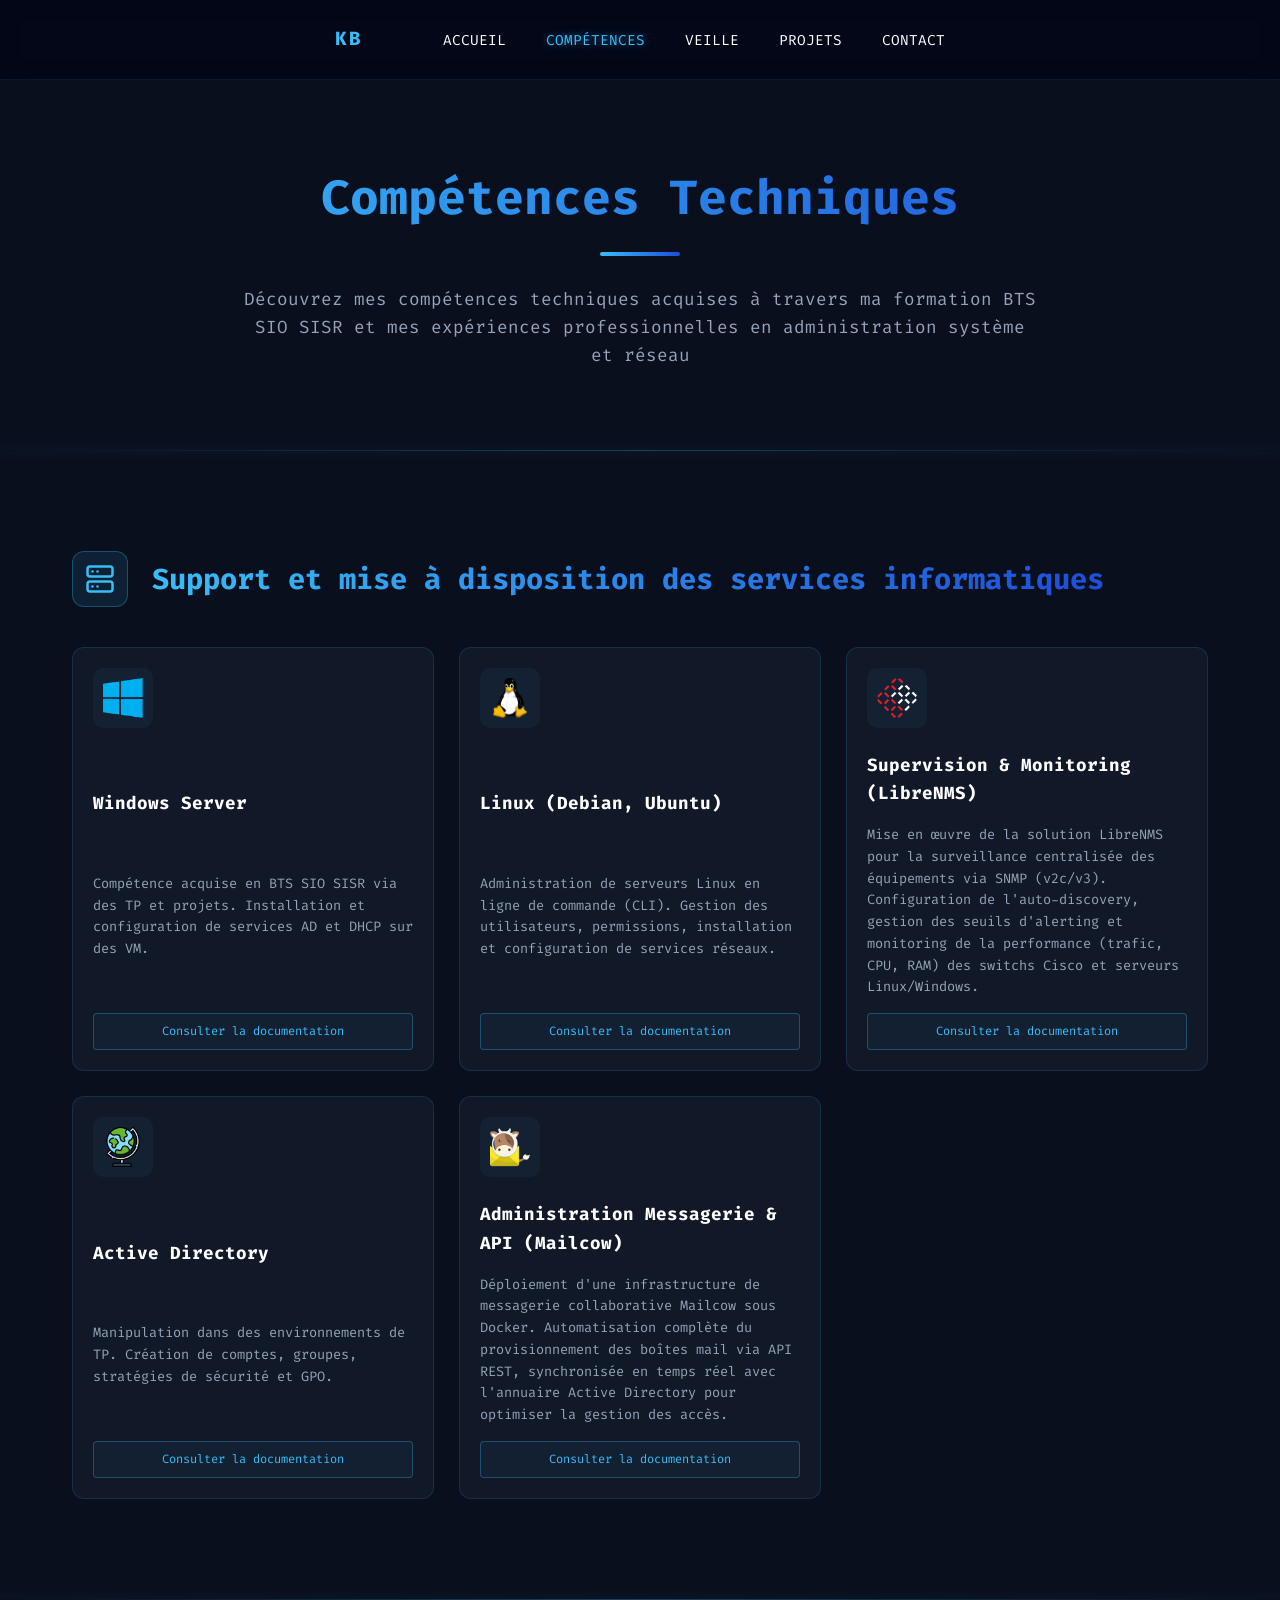
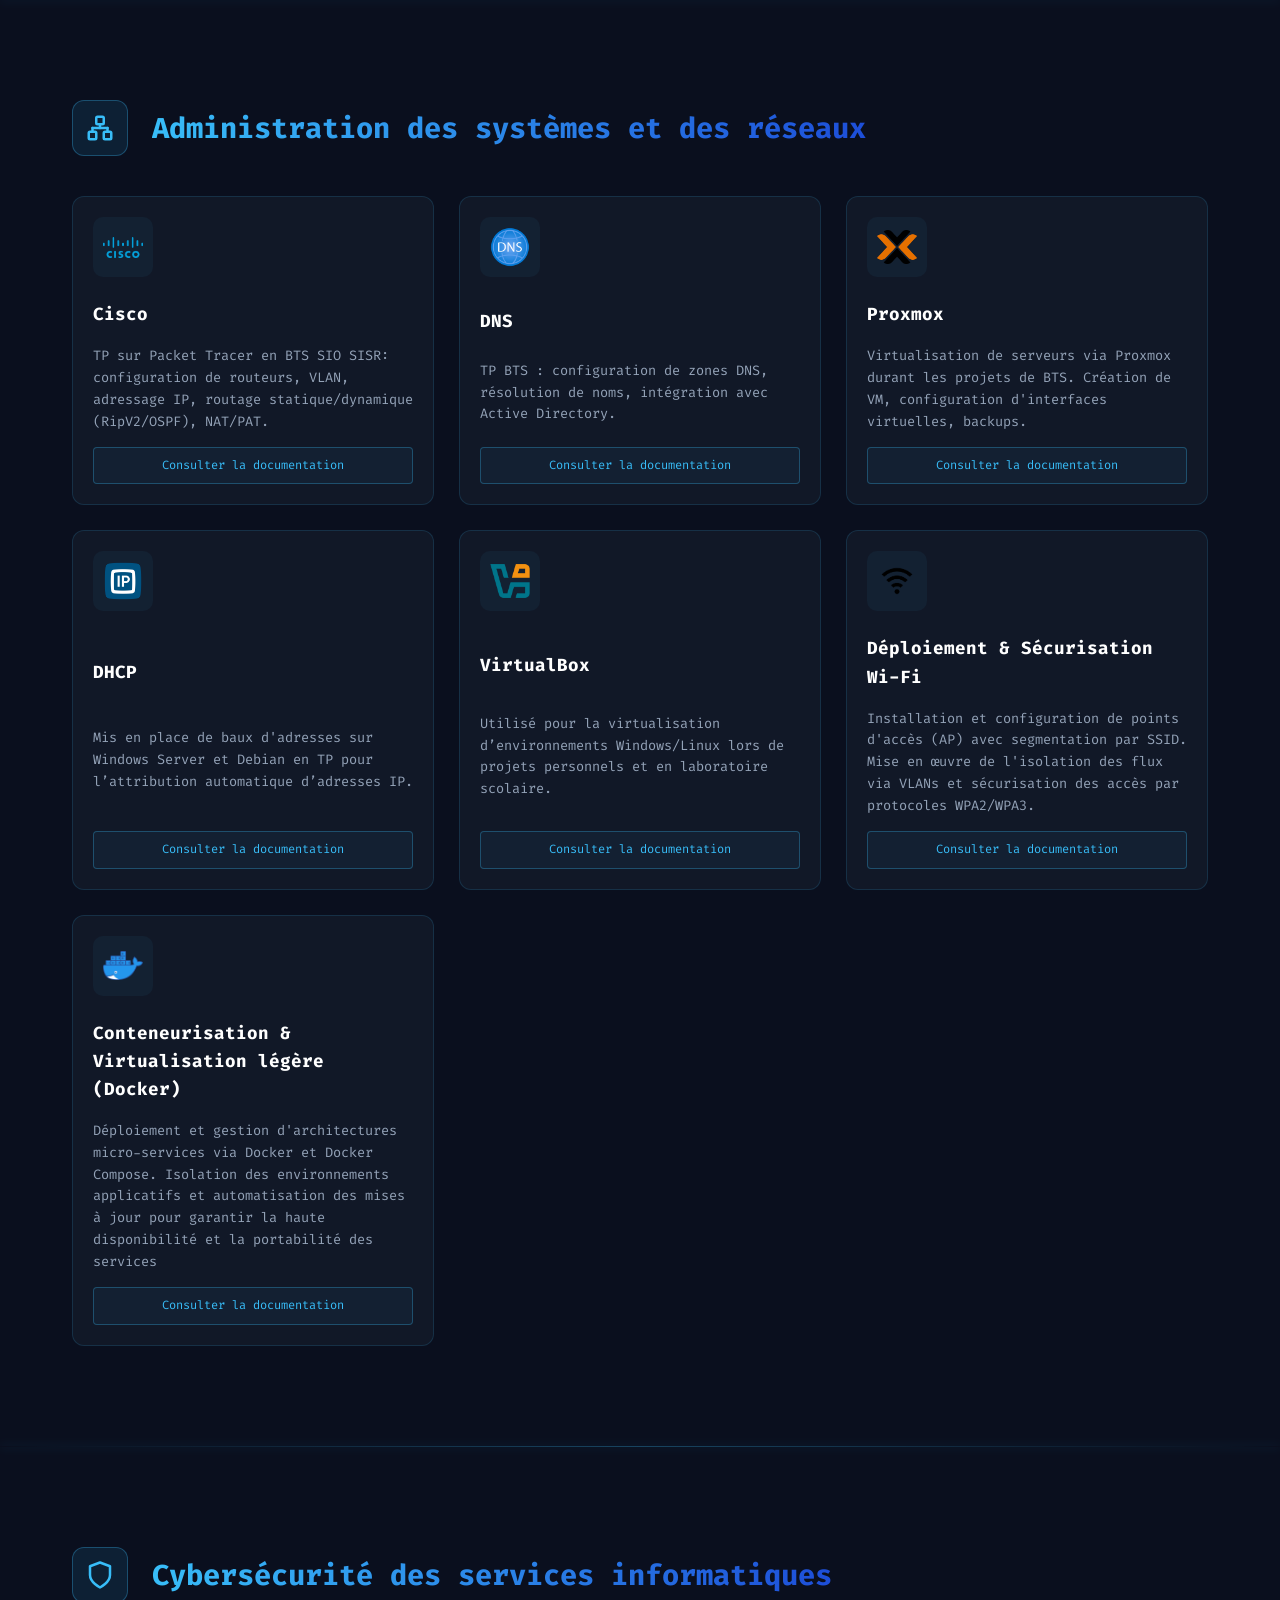
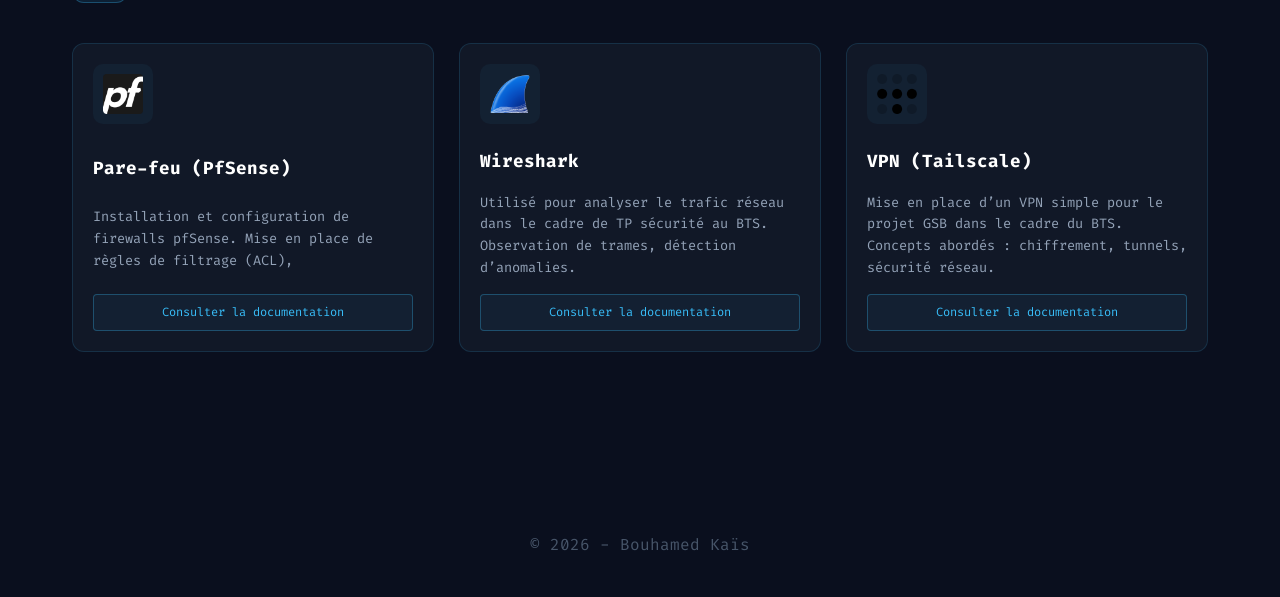
<file: competences.html>
<!DOCTYPE html>
<html lang="fr">
<head>
    <meta charset="UTF-8">
    <meta name="viewport" content="width=device-width, initial-scale=1.0">
    <title>Compétences | Bouhamed Kaïs</title>
    <link rel="stylesheet" href="style.css">
    <link href="https://fonts.googleapis.com/css2?family=Fira+Code:wght@300;500;700&display=swap" rel="stylesheet">
</head>
<body>

    <nav>
        <div class="container nav-flex">
            <div class="logo">KB</div>
            <ul>
                <li><a href="index.html">Accueil</a></li>
                <li><a href="competences.html" class="active">Compétences</a></li>
                <li><a href="veille.html">Veille</a></li>
                <li><a href="projet.html">Projets</a></li>
                <li><a href="contact.html">Contact</a></li>
            </ul>
        </div>
    </nav>

    <header class="container skill-hero">
        <h1 class="gradient-text">Compétences Techniques</h1>
        <div class="gradient-line"></div>
        <p class="skill-subtitle">
            Découvrez mes compétences techniques acquises à travers ma formation BTS SIO SISR et mes expériences professionnelles en administration système et réseau
        </p>
    </header>

    <div class="cyber-divider"></div>

    <main class="container page-content">
        
        <section class="skill-section">
            <div class="skill-section-header">
                <div class="section-icon-container">
                    <svg viewBox="0 0 24 24" fill="none" stroke="#38bdf8" stroke-width="2" stroke-linecap="round" stroke-linejoin="round">
                        <rect x="2" y="2" width="20" height="8" rx="2" ry="2"></rect>
                        <rect x="2" y="14" width="20" height="8" rx="2" ry="2"></rect>
                        <line x1="6" y1="6" x2="6.01" y2="6"></line>
                        <line x1="6" y1="18" x2="6.01" y2="18"></line>
                        <line x1="10" y1="6" x2="10.01" y2="6"></line>
                        <line x1="10" y1="18" x2="10.01" y2="18"></line>
                    </svg>
                </div>
                <h2>Support et mise à disposition des services informatiques</h2>
            </div>
            <div class="skills-grid-page">
                
                <div class="skill-card">
                    <div class="card-icon"><img src="logo-windows.png" alt="Windows"></div>
                    <h3>Windows Server</h3>
                    <p>Compétence acquise en BTS SIO SISR via des TP et projets. Installation et configuration de services AD et DHCP sur des VM.
                    </p>
                    <a href="https://drive.google.com/file/d/1kHGDL8z_Fc1ZtaQzqproihnjhla7ErOt/view?usp=sharing" target="_blank" class="btn-justif">Consulter la documentation</a>
                </div>

                <div class="skill-card">
                    <div class="card-icon"><img src="logo-linux.png" alt="Linux"></div>
                    <h3>Linux (Debian, Ubuntu)</h3>
                    <p>Administration de serveurs Linux en ligne de commande (CLI). Gestion des utilisateurs, permissions, installation et configuration de services réseaux.</p>
                    <a href="https://drive.google.com/file/d/1kHGDL8z_Fc1ZtaQzqproihnjhla7ErOt/view?usp=sharing" target="_blank" class="btn-justif">Consulter la documentation</a>
                </div>

                <div class="skill-card">
                    <div class="card-icon"><img src="logo-librenms.png" alt="LibreNMS"></div>
                    <h3>Supervision & Monitoring (LibreNMS)</h3>
                    <p>Mise en œuvre de la solution LibreNMS pour la surveillance centralisée des équipements via SNMP (v2c/v3). Configuration de l'auto-discovery, gestion des seuils d'alerting et monitoring de la performance (trafic, CPU, RAM) des switchs Cisco et serveurs Linux/Windows.</p>
                    <a href="https://drive.google.com/file/d/1kHGDL8z_Fc1ZtaQzqproihnjhla7ErOt/view?usp=sharing" target="_blank" class="btn-justif">Consulter la documentation</a>
                </div>

                <div class="skill-card">
                    <div class="card-icon"><img src="logo-ad.png" alt="AD"></div>
                    <h3>Active Directory</h3>
                    <p>Manipulation dans des environnements de TP. Création de comptes, groupes, stratégies de sécurité et GPO.
                    </p>
                    <a href="https://drive.google.com/file/d/1rMkKE0671Ceg2vn6ifFqeDI1Z2OaS9Me/view?usp=sharing" target="_blank" class="btn-justif">Consulter la documentation</a>
                </div>
                <div class="skill-card">
                    <div class="card-icon"><img src="logo-mailcow.png" alt="mailcow"></div>
                    <h3>Administration Messagerie & API (Mailcow)</h3>
                    <p>Déploiement d'une infrastructure de messagerie collaborative Mailcow sous Docker. Automatisation complète du provisionnement des boîtes mail via API REST, synchronisée en temps réel avec l'annuaire Active Directory pour optimiser la gestion des accès.</p>
                    <a href="https://drive.google.com/file/d/1kHGDL8z_Fc1ZtaQzqproihnjhla7ErOt/view?usp=sharing" target="_blank" class="btn-justif">Consulter la documentation</a>
                </div>
            </div>
        </section>

        <div class="cyber-divider"></div>

        <section class="skill-section">
            <div class="skill-section-header">
                <div class="section-icon-container">
                    <svg viewBox="0 0 24 24" fill="none" stroke="#38bdf8" stroke-width="2" stroke-linecap="round" stroke-linejoin="round">
                        <rect x="9" y="3" width="6" height="6" rx="1"></rect>
                        <rect x="3" y="15" width="6" height="6" rx="1"></rect>
                        <rect x="15" y="15" width="6" height="6" rx="1"></rect>
                        <path d="M12 9v3"></path>
                        <path d="M6 12h12"></path>
                        <path d="M6 12v3"></path>
                        <path d="M18 12v3"></path>
                    </svg>
                </div>
                <h2>Administration des systèmes et des réseaux</h2>
            </div>
            <div class="skills-grid-page">
                
                <div class="skill-card">
                    <div class="card-icon"><img src="cisco.png" alt="Cisco"></div>
                    <h3>Cisco </h3>
                    <p>TP sur Packet Tracer en BTS SIO SISR: configuration de routeurs, VLAN, adressage IP, routage statique/dynamique (RipV2/OSPF), NAT/PAT.</p>
                    <a href="https://drive.google.com/file/d/1chs1roN2PrRzSrjiPO2Bb095NJjzM_nP/view?usp=sharing" target="_blank" class="btn-justif">Consulter la documentation</a>
                </div>
                <div class="skill-card">
                    <div class="card-icon"><img src="dns-zone.png" alt="DNS"></div>
                    <h3>DNS</h3>
                    <p>TP BTS : configuration de zones DNS, résolution de noms, intégration avec Active Directory.</p>
                    <a href="https://drive.google.com/file/d/1rMkKE0671Ceg2vn6ifFqeDI1Z2OaS9Me/view?usp=sharing" target="_blank" class="btn-justif">Consulter la documentation</a>
                </div>
                <div class="skill-card">
                    <div class="card-icon"><img src="proxmox.png" alt="proxmox"></div>
                    <h3>Proxmox</h3>
                    <p>Virtualisation de serveurs via Proxmox durant les projets de BTS. Création de VM, configuration d'interfaces virtuelles, backups.</p>
                    <a href="https://drive.google.com/file/d/1rMkKE0671Ceg2vn6ifFqeDI1Z2OaS9Me/view" target="_blank" class="btn-justif">Consulter la documentation</a>
                </div>
                <div class="skill-card">
                    <div class="card-icon"><img src="dhcp.png" alt="dhcp"></div>
                    <h3>DHCP</h3>
                    <p>Mis en place de baux d'adresses sur Windows Server et Debian en TP pour l’attribution automatique d’adresses IP.</p>
                    <a href="https://drive.google.com/file/d/1kHGDL8z_Fc1ZtaQzqproihnjhla7ErOt/view?usp=sharing" target="_blank" class="btn-justif">Consulter la documentation</a>
                </div>
                <div class="skill-card">
                    <div class="card-icon"><img src="virtualbox.png" alt="virtualbox"></div>
                    <h3>VirtualBox</h3>
                    <p>Utilisé pour la virtualisation d’environnements Windows/Linux lors de projets personnels et en laboratoire scolaire.</p>
                    <a href="https://drive.google.com/file/d/1kvHj_ZUkgM1FRJG-29GTxjMcgIZubY6u/view?usp=sharing" target="_blank" class="btn-justif">Consulter la documentation</a>
                </div>
                <div class="skill-card">
                    <div class="card-icon"><img src="wifi.png" alt="wifi"></div>
                    <h3>Déploiement & Sécurisation Wi-Fi</h3>
                    <p>Installation et configuration de points d'accès (AP) avec segmentation par SSID. Mise en œuvre de l'isolation des flux via VLANs et sécurisation des accès par protocoles WPA2/WPA3.</p>
                    <a href="https://drive.google.com/file/d/1kHGDL8z_Fc1ZtaQzqproihnjhla7ErOt/view?usp=sharing" target="_blank" class="btn-justif">Consulter la documentation</a>
                </div>
                <div class="skill-card">
                    <div class="card-icon"><img src="docker.png" alt="docker"></div>
                    <h3>Conteneurisation & Virtualisation légère (Docker)</h3>
                    <p>Déploiement et gestion d'architectures micro-services via Docker et Docker Compose. Isolation des environnements applicatifs et automatisation des mises à jour pour garantir la haute disponibilité et la portabilité des services</p>
                    <a href="https://drive.google.com/file/d/16adxNhnaqVrACsEdtobr83mfpTvjTfMt/view?usp=sharing" target="_blank" class="btn-justif">Consulter la documentation</a>
                </div>
            </div>
        </section>

        <div class="cyber-divider"></div>

        <section class="skill-section">
            <div class="skill-section-header">
                <div class="section-icon-container">
                    <svg viewBox="0 0 24 24" fill="none" stroke="#38bdf8" stroke-width="2" stroke-linecap="round" stroke-linejoin="round">
                        <path d="M12 22s8-4 8-10V5l-8-3-8 3v7c0 6 8 10 8 10z"></path>
                    </svg>
                </div>
                <h2>Cybersécurité des services informatiques</h2>
            </div>
            <div class="skills-grid-page">
                
                <div class="skill-card">
                    <div class="card-icon"><img src="pfsense.png" alt="Script"></div>
                    <h3>Pare-feu (PfSense)</h3>
                    <p>Installation et configuration de firewalls pfSense. Mise en place de règles de filtrage (ACL),</p>
                    <a href="https://drive.google.com/file/d/1kHGDL8z_Fc1ZtaQzqproihnjhla7ErOt/view?usp=sharing" target="_blank" class="btn-justif">Consulter la documentation</a>
                </div>

                <div class="skill-card">
                    <div class="card-icon"><img src="wireshark.png" alt="HTML/CSS"></div>
                    <h3>Wireshark</h3>
                    <p>Utilisé pour analyser le trafic réseau dans le cadre de TP sécurité au BTS. Observation de trames, détection d’anomalies.</p>
                    <a href="https://drive.google.com/file/d/17DC84bSytd2qBFVw1ZmfBQ3F8xikXuje/view?usp=sharing" target="_blank" class="btn-justif">Consulter la documentation</a>
                </div>
                <div class="skill-card">
                    <div class="card-icon"><img src="tailscale.png" alt="pfSense"></div>
                    <h3>VPN (Tailscale)</h3>
                    <p>Mise en place d’un VPN simple pour le projet GSB dans le cadre du BTS. Concepts abordés : chiffrement, tunnels, sécurité réseau.</p>
                    <a href="https://drive.google.com/file/d/1kHGDL8z_Fc1ZtaQzqproihnjhla7ErOt/view?usp=sharing" target="_blank" class="btn-justif">Consulter la documentation</a>
                </div>
            </div>
        </section>
    </main>
    <footer>
        <div class="container" style="text-align:center; padding: 40px 0; color: #475569;">
            <p>&copy; 2026 - Bouhamed Kaïs</p>
        </div>
    </footer>

</body>
</html>
</file>
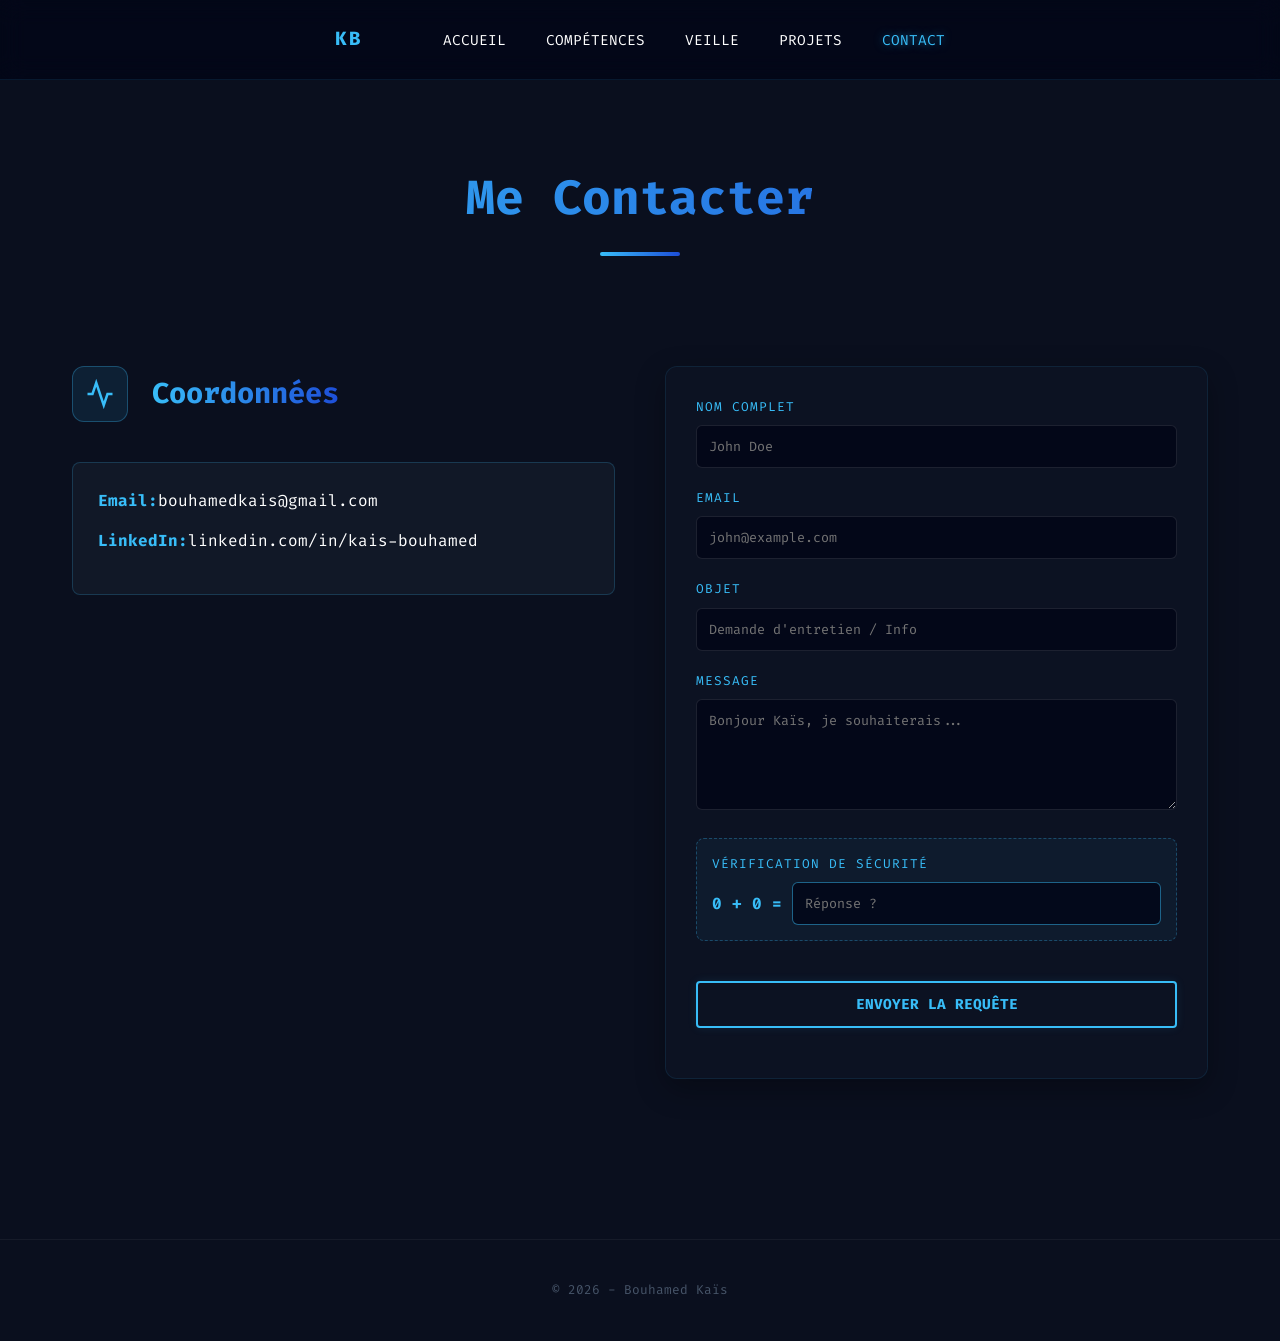
<file: contact.html>
<!DOCTYPE html>
<html lang="fr">
<head>
    <meta charset="UTF-8">
    <meta name="viewport" content="width=device-width, initial-scale=1.0">
    <title>Contact | Bouhamed Kaïs</title>
    <link rel="stylesheet" href="style.css">
    <link href="https://fonts.googleapis.com/css2?family=Fira+Code:wght@300;500;700&display=swap" rel="stylesheet">
</head>
<body>

    <nav>
        <div class="container nav-flex">
            <div class="logo">KB</div>
            <ul>
                <li><a href="index.html">Accueil</a></li>
                <li><a href="competences.html">Compétences</a></li>
                <li><a href="veille.html">Veille</a></li>
                <li><a href="projet.html">Projets</a></li>
                <li><a href="contact.html" class="active">Contact</a></li>
            </ul>
        </div>
    </nav>

    <header class="container skill-hero">
        <h1 class="gradient-text">Me Contacter</h1>
        <div class="gradient-line"></div>
    </header>

    <main class="container page-content">
        <div class="contact-grid" style="display: grid; grid-template-columns: 1fr 1fr; gap: 50px; margin-top: 40px;">
            
            <div class="contact-info">
                <div class="skill-section-header">
                    <div class="section-icon-container">
                        <svg viewBox="0 0 24 24" fill="none" stroke="#38bdf8" stroke-width="2"><path d="M22 12h-4l-3 9L9 3l-3 9H2"></path></svg>
                    </div>
                    <h2>Coordonnées</h2>
                </div>
                <div class="terminal-col">
                    <div class="terminal-body" style="padding: 25px;">
                        <p style="margin-bottom: 15px;"><strong style="color: #38bdf8;">Email:</strong>bouhamedkais@gmail.com</p>
                        <p style="margin-bottom: 15px;"><strong style="color: #38bdf8;">LinkedIn:</strong>linkedin.com/in/kais-bouhamed</p>
                    </div>
                </div>
            </div>

            <div class="contact-form-container">
                <form action="https://formspree.io/f/xojyjlyb" method="POST" class="cyber-form">
                    <div class="form-group">
                        <label>Nom Complet</label>
                        <input type="text" name="name" placeholder="John Doe" required>
                    </div>
                    <div class="form-group">
                        <label>Email</label>
                        <input type="email" name="email" placeholder="john@example.com" required>
                    </div>
                    <div class="form-group">
                        <label>Objet</label>
                        <input type="text" name="subject" placeholder="Demande d'entretien / Info" required>
                    </div>
                    <div class="form-group">
                        <label>Message</label>
                        <textarea name="message" rows="5" placeholder="Bonjour Kaïs, je souhaiterais..." required></textarea>
                    </div>
                    <div class="form-group captcha-container">
                        <label id="captcha-label">Vérification de sécurité</label>
                        <div style="display: flex; gap: 10px; align-items: center;">
                            <span id="question" style="color: #38bdf8; font-weight: bold; min-width: 60px;"></span>
                            <input type="number" id="captcha-input" placeholder="Réponse ?" required>
                        </div>
                    </div>
                    <button type="submit" class="cyber-button" style="width: 100%;">
                        Envoyer la requête
                    </button>
                </form>
            </div>

        </div>
    </main>
    <footer style="margin-top: 80px; text-align: center; padding: 40px; border-top: 1px solid rgba(255,255,255,0.05);">
        <p style="color: #475569; font-size: 0.8rem;">&copy; 2026 - Bouhamed Kaïs</p>
    </footer>
    <script>
const form = document.querySelector('.cyber-form');
const captchaInput = document.getElementById('captcha-input');
const questionEl = document.getElementById('question');

// --- CONFIGURATION SÉCURITÉ ---
const MAX_ATTEMPTS = 3;
const BAN_TIME = 60 * 60 * 1000; // 1 heure en millisecondes

// Génération du calcul initial
let n1 = Math.floor(Math.random() * 10);
let n2 = Math.floor(Math.random() * 10);
let correctAnswer = n1 + n2;
questionEl.innerText = `${n1} + ${n2} =`;

// --- FONCTION DE VÉRIFICATION DU BANNISSEMENT ---
function checkBanStatus() {
    const banExpiry = localStorage.getItem('banExpiry');
    if (banExpiry && Date.now() < banExpiry) {
        const remainingMin = Math.ceil((banExpiry - Date.now()) / 60000);
        form.innerHTML = `<div style="color: #ef4444; border: 1px solid #ef4444; padding: 20px; border-radius: 8px; text-align: center;">
            <p><strong>[SÉCURITÉ] ACCÈS BLOQUÉ</strong></p>
            <p>Trop de tentatives échouées. Revenez dans ${remainingMin} minutes.</p>
        </div>`;
        return true;
    }
    return false;
}

// Vérifier au chargement de la page
checkBanStatus();

// --- GESTION DE L'ENVOI ---
form.addEventListener('submit', function(e) {
    if (checkBanStatus()) {
        e.preventDefault();
        return;
    }

    const userInput = parseInt(captchaInput.value);
    let attempts = parseInt(localStorage.getItem('attempts')) || 0;

    if (userInput !== correctAnswer) {
        e.preventDefault();
        attempts++;
        localStorage.setItem('attempts', attempts);

        if (attempts >= MAX_ATTEMPTS) {
            const expiry = Date.now() + BAN_TIME;
            localStorage.setItem('banExpiry', expiry);
            alert("SÉCURITÉ : Trop d'échecs. Vous êtes banni pour 1 heure.");
            checkBanStatus(); // Active l'affichage du blocage immédiatement
        } else {
            alert(`Erreur ! Tentative ${attempts}/${MAX_ATTEMPTS}.`);
        }
    } else {
        // Succès : on réinitialise les tentatives
        localStorage.removeItem('attempts');
    }
});
    </script>
</body>
</html>
</file>
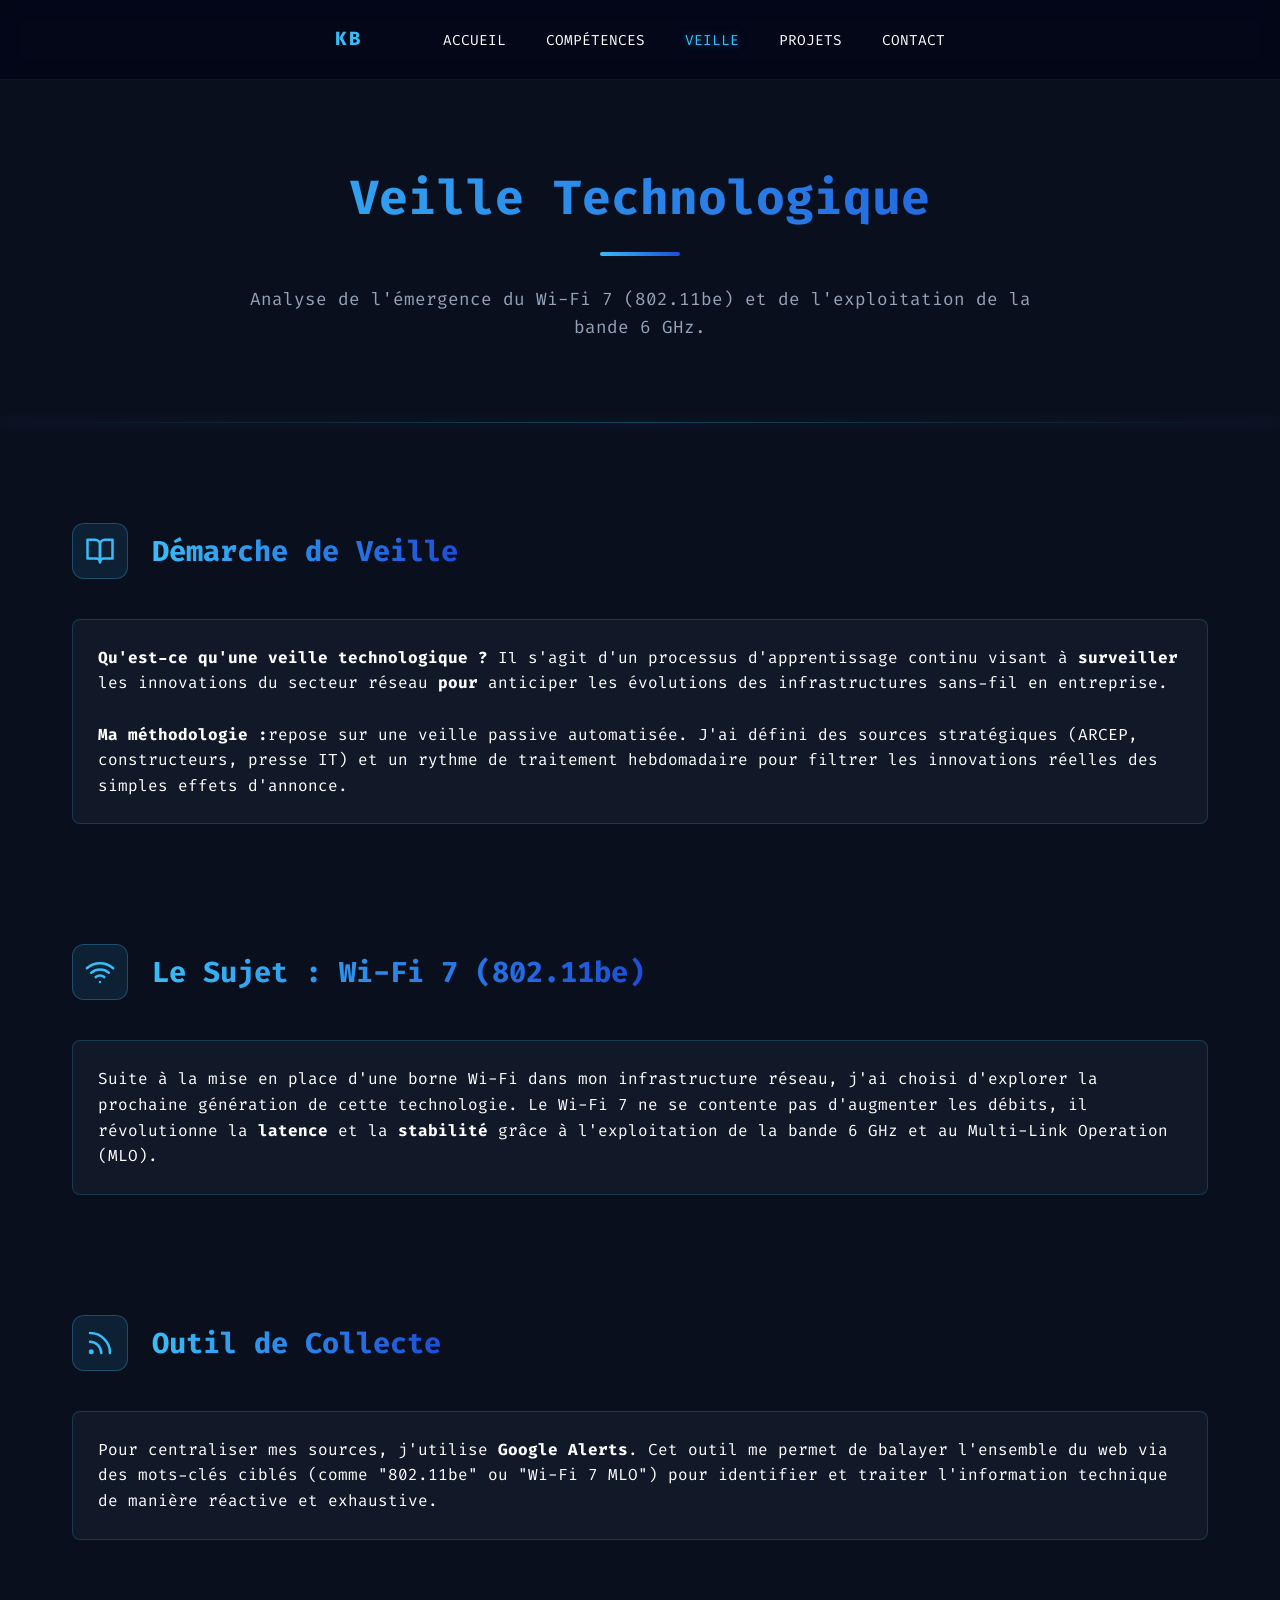
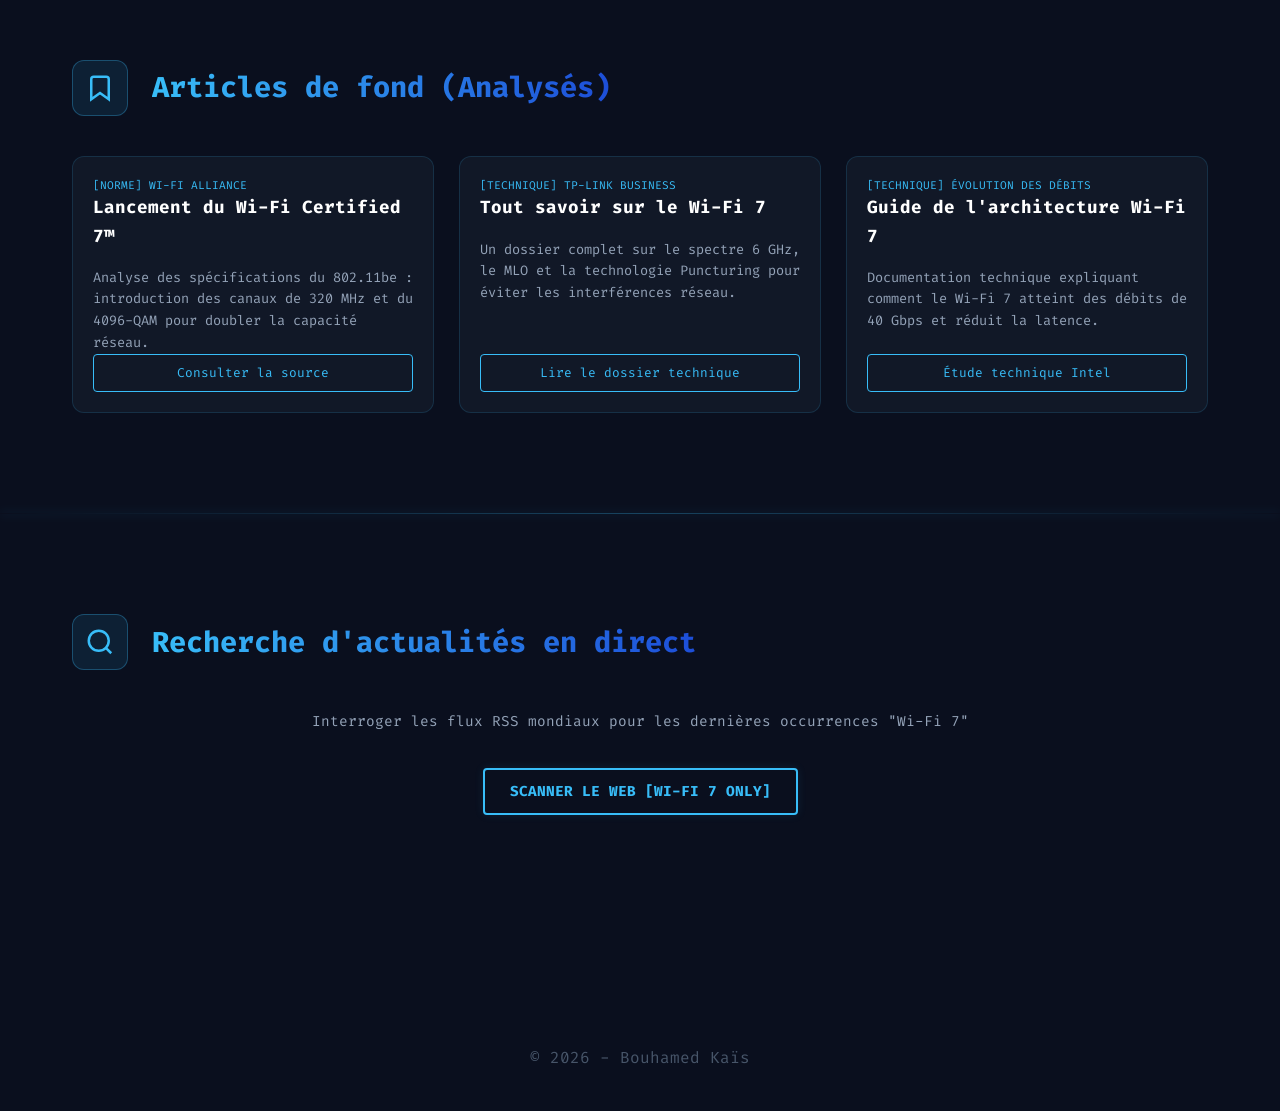
<file: veille.html>
<!DOCTYPE html>
<html lang="fr">
<head>
    <meta charset="UTF-8">
    <meta name="viewport" content="width=device-width, initial-scale=1.0">
    <title>Veille Technologique | Bouhamed Kaïs</title>
    <link rel="stylesheet" href="style.css">
    <link href="https://fonts.googleapis.com/css2?family=Fira+Code:wght@300;500;700&display=swap" rel="stylesheet">
</head>
<body>

    <nav>
        <div class="container nav-flex">
            <div class="logo">KB</div>
            <ul>
                <li><a href="index.html">Accueil</a></li>
                <li><a href="competences.html">Compétences</a></li>
                <li><a href="veille.html" class="active">Veille</a></li>
                <li><a href="projet.html">Projets</a></li>
                <li><a href="contact.html">Contact</a></li>
            </ul>
        </div>
    </nav>

    <header class="container skill-hero">
        <h1 class="gradient-text">Veille Technologique</h1>
        <div class="gradient-line"></div>
        <p class="skill-subtitle">
            Analyse de l'émergence du Wi-Fi 7 (802.11be) et de l'exploitation de la bande 6 GHz.
        </p>
    </header>

    <div class="cyber-divider"></div>

    <main class="container page-content">
        
        <section class="skill-section">
            <div class="skill-section-header">
                <div class="section-icon-container">
                    <svg viewBox="0 0 24 24" fill="none" stroke="#38bdf8" stroke-width="2" stroke-linecap="round" stroke-linejoin="round"><path d="M2 3h6a4 4 0 0 1 4 4v14a3 3 0 0 0-3-3H2z"></path><path d="M22 3h-6a4 4 0 0 0-4 4v14a3 3 0 0 1 3-3h7z"></path></svg>
                </div>
                <h2>Démarche de Veille</h2>
            </div>
            <div class="terminal-col">
                <div class="terminal-body" style="padding: 25px;">
                    <p><strong>Qu'est-ce qu'une veille technologique ?</strong> Il s'agit d'un processus d'apprentissage continu visant à <strong>surveiller</strong> les innovations du secteur réseau <strong>pour</strong> anticiper les évolutions des infrastructures sans-fil en entreprise.</p>
                    <br>
                    <p><strong>Ma méthodologie :</strong>repose sur une veille passive automatisée. J'ai défini des sources stratégiques (ARCEP, constructeurs, presse IT) et un rythme de traitement hebdomadaire pour filtrer les innovations réelles des simples effets d'annonce.</p>
                </div>
            </div>
        </section>

        <section class="skill-section">
            <div class="skill-section-header">
                <div class="section-icon-container">
                    <svg viewBox="0 0 24 24" fill="none" stroke="#38bdf8" stroke-width="2" stroke-linecap="round" stroke-linejoin="round"><path d="M5 12.55a11 11 0 0 1 14.08 0"></path><path d="M1.42 9a16 16 0 0 1 21.16 0"></path><path d="M8.53 16.11a6 6 0 0 1 6.95 0"></path><line x1="12" y1="20" x2="12.01" y2="20"></line></svg>
                </div>
                <h2>Le Sujet : Wi-Fi 7 (802.11be)</h2>
            </div>
            <div class="terminal-col">
                <div class="terminal-body" style="padding: 25px;">
                    <p>Suite à la mise en place d'une borne Wi-Fi dans mon infrastructure réseau, j'ai choisi d'explorer la prochaine génération de cette technologie. Le Wi-Fi 7 ne se contente pas d'augmenter les débits, il révolutionne la <strong>latence</strong> et la <strong>stabilité</strong> grâce à l'exploitation de la bande 6 GHz et au Multi-Link Operation (MLO).</p>
                </div>
            </div>
        </section>

        <section class="skill-section">
            <div class="skill-section-header">
                <div class="section-icon-container">
                    <svg viewBox="0 0 24 24" fill="none" stroke="#38bdf8" stroke-width="2" stroke-linecap="round" stroke-linejoin="round">
                        <path d="M4 11a9 9 0 0 1 9 9"></path>
                        <path d="M4 4a16 16 0 0 1 16 16"></path>
                        <circle cx="5" cy="19" r="1"></circle>
                    </svg>
                </div>
                <h2>Outil de Collecte</h2>
            </div>
            <div class="terminal-col">
                <div class="terminal-body" style="padding: 25px; display: flex; align-items: center; gap: 30px;">
                    <div style="flex: 1;">
                        <p>Pour centraliser mes sources, j'utilise <strong>Google Alerts</strong>. Cet outil me permet de balayer l'ensemble du web via des mots-clés ciblés (comme "802.11be" ou "Wi-Fi 7 MLO") pour identifier et traiter l'information technique de manière réactive et exhaustive.</p>
                    </div>
                </div>
            </div>
        </section>
        <section class="skill-section">
            <div class="skill-section-header">
                <div class="section-icon-container">
                    <svg viewBox="0 0 24 24" fill="none" stroke="#38bdf8" stroke-width="2"><path d="M19 21l-7-5-7 5V5a2 2 0 0 1 2-2h10a2 2 0 0 1 2 2z"></path></svg>
                </div>
                <h2>Articles de fond (Analysés)</h2>
            </div>
            
            <div class="skills-grid-page">
                <article class="skill-card">
                    <span style="font-size: 0.7rem; color: #38bdf8;">[NORME] WI-FI ALLIANCE</span>
                    <h3>Lancement du Wi-Fi Certified 7™</h3>
                    <p>Analyse des spécifications du 802.11be : introduction des canaux de 320 MHz et du 4096-QAM pour doubler la capacité réseau.</p>
                    <a href="https://www.wi-fi.org/news-events/newsroom/wi-fi-alliance-introduces-wi-fi-certified-7" target="_blank" class="btn-veille">Consulter la source</a>
                </article>
            
                <article class="skill-card">
                    <span style="font-size: 0.7rem; color: #38bdf8;">[TECHNIQUE] TP-LINK BUSINESS</span>
                    <h3>Tout savoir sur le Wi-Fi 7</h3>
                    <p>Un dossier complet sur le spectre 6 GHz, le MLO et la technologie Puncturing pour éviter les interférences réseau.</p>
                    <a href="https://www.tp-link.com/fr/wifi7/" target="_blank" class="btn-veille">Lire le dossier technique</a>
                </article>
            
                <article class="skill-card">
                    <span style="font-size: 0.7rem; color: #38bdf8;">[TECHNIQUE] ÉVOLUTION DES DÉBITS</span>
                    <h3>Guide de l'architecture Wi-Fi 7</h3>
                    <p>Documentation technique expliquant comment le Wi-Fi 7 atteint des débits de 40 Gbps et réduit la latence.</p>
                    <a href="https://www.intel.fr/content/www/fr/fr/products/docs/wireless/wi-fi-7.html" target="_blank" class="btn-veille">Étude technique Intel</a>
                </article>
            </div>
        </section>
    
        <div class="cyber-divider"></div>
    
        <section class="skill-section">
            <div class="skill-section-header">
                <div class="section-icon-container">
                    <svg viewBox="0 0 24 24" fill="none" stroke="#38bdf8" stroke-width="2"><circle cx="11" cy="11" r="8"></circle><line x1="21" y1="21" x2="16.65" y2="16.65"></line></svg>
                </div>
                <h2>Recherche d'actualités en direct</h2>
            </div>
    
            <div style="text-align: center; margin-bottom: 30px;">
                <p style="margin-bottom: 15px; font-size: 0.9rem; color: #94a3b8;">Interroger les flux RSS mondiaux pour les dernières occurrences "Wi-Fi 7"</p>
                <button onclick="fetchStrictWifi()" class="cyber-button">
                    Scanner le web [Wi-Fi 7 Only]
                </button>
            </div>
    
            <div id="wifi-feed" class="skills-grid-page">
                </div>
        </section>
    </main>

    <footer>
        <div class="container" style="text-align:center; padding: 40px 0; color: #475569;">
            <p>&copy; 2026 - Bouhamed Kaïs</p>
        </div>
    </footer>
    <script>
async function fetchStrictWifi() {
    const container = document.getElementById('wifi-feed');
    container.innerHTML = "<p class='loading-text'>[SCAN GLOBAL] Récupération des articles récents...</p>";

    const searchUrl = 'https://news.google.com/rss/search?q=Wi-Fi+7&hl=fr&gl=FR&ceid=FR:fr';
    
    try {
        const response = await fetch(`https://api.rss2json.com/v1/api.json?rss_url=${encodeURIComponent(searchUrl)}`);
        const data = await response.json();

        if (data.status === 'ok' && data.items.length > 0) {
            container.innerHTML = data.items.slice(0, 3).map(item => {
                // On transforme la date brute en format français (JJ/MM/AAAA)
                const dateArticle = new Date(item.pubDate).toLocaleDateString('fr-FR');

                return `
                <article class="skill-card">
                    <div style="flex-grow: 1;">
                        <div style="display: flex; justify-content: space-between; margin-bottom: 10px;">
                            <span style="font-size: 0.7rem; color: #38bdf8; font-family: monospace;">
                                [${item.source || 'ACTU'}]
                            </span>
                            <span style="font-size: 0.7rem; color: #94a3b8; font-family: monospace;">
                                PUBLIÉ LE : ${dateArticle}
                            </span>
                        </div>
                        <h3 style="font-size: 1.1rem; margin-bottom: 15px; color: #f8fafc; line-height: 1.4;">
                            ${item.title}
                        </h3>
                    </div>
                    <a href="${item.link}" target="_blank" class="btn-veille">
                        LIRE L'ACTUALITÉ →
                    </a>
                </article>
                `;
            }).join('');
        } else {
            container.innerHTML = "<p class='loading-text'>Aucune news Wi-Fi 7 trouvée. Vérifiez vos sources fixes.</p>";
        }
    } catch (error) {
        container.innerHTML = "<p class='loading-text' style='color: #ef4444;'>[ERREUR] Liaison satellite interrompue.</p>";
    }
}
        </script>
</body>
</html>
</file>
<file: style.css>
:root {
    --bg-midnight: #0a0f1e;
    --terminal-bg: #111827;
    --neon-blue: #38bdf8;
    --text-gray: #94a3b8;
    --font-mono: 'Fira Code', monospace;
}

* { margin: 0; padding: 0; box-sizing: border-box; }

body {
    background-color: var(--bg-midnight);
    color: white;
    font-family: var(--font-mono);
    line-height: 1.6;
    overflow-x: hidden;
}

.container { max-width: 1200px; margin: 0 auto; padding: 0 2rem; }
.highlight { color: var(--neon-blue); }

/* --- BARRE BLEUE DE SÉPARATION --- */
/* --- Ligne de séparation Full-Width (Bord à bord) --- */
.cyber-divider {
    width: 100vw;
    position: relative;
    left: 50%;
    right: 50%;
    margin-left: -50vw;
    margin-right: -50vw;
    height: 1px;
    background: linear-gradient(90deg, transparent, var(--neon-blue), transparent);
    box-shadow: 0 0 10px var(--neon-blue);
    opacity: 0.3; /* Un peu plus discret pour ne pas surcharger */
    margin-top: 40px;
    margin-bottom: 40px;
    pointer-events: none; /* La ligne ne bloque pas les clics */
}

/* --- NAVIGATION CENTRÉE --- */
nav { padding: 1.5rem 0; }
.nav-flex { display: flex; justify-content: center; align-items: center; gap: 5rem; }
.logo { font-weight: bold; color: var(--neon-blue); font-size: 1.2rem; letter-spacing: 2px; }
nav ul { display: flex; list-style: none; gap: 2.5rem; }
nav a { color: white; text-decoration: none; font-size: 0.9rem; text-transform: uppercase; }
nav a:hover, nav a.active { color: var(--neon-blue); text-shadow: 0 0 8px rgba(56, 189, 248, 0.6); }
nav {
    position: sticky;
    top: 0;
    z-index: 1000;
    background: rgba(2, 6, 23, 0.8); /* Fond semi-transparent */
    backdrop-filter: blur(12px);     /* Effet de flou "verre dépoli" (très moderne) */
    border-bottom: 1px solid rgba(56, 189, 248, 0.1);
}

/* --- HERO --- */
.hero-cyber { height: 60vh; display: flex; align-items: center; position: relative; }
.hero-flex { display: flex; justify-content: space-between; align-items: center; width: 100%; z-index: 5; }
h1 { font-size: 3rem; }

.btn-hero-custom {
    display: inline-block; margin-top: 2rem; padding: 12px 30px;
    background: var(--bg-midnight); border: 2px solid var(--neon-blue);
    color: var(--neon-blue); text-decoration: none; font-weight: bold; border-radius: 4px;
    transition: 0.3s; text-transform: uppercase;
}
.btn-hero-custom:hover { box-shadow: 0 0 20px rgba(56, 189, 248, 0.4); transform: translateY(-2px); }

.kb-logo-bg {
    width: 180px; height: 180px; border-radius: 50%; border: 1px solid var(--neon-blue);
    display: flex; align-items: center; justify-content: center;
    font-size: 3rem; font-weight: bold; color: var(--neon-blue);
    box-shadow: 0 0 20px rgba(56, 189, 248, 0.15);
}

/* --- PHOTO CORRIGÉE --- */
.cyber-pic {
    width: 250px; height: 250px; border-radius: 50%; border: 3px solid var(--neon-blue);
    object-fit: cover; object-position: 50% 15%; 
    box-shadow: 0 0 15px rgba(56, 189, 248, 0.2);
}

.about-flex { display: flex; align-items: center; gap: 4rem; padding: 60px 0; }

/* --- DASHBOARD --- */
.main-experience-flex { display: flex; gap: 2.5rem; padding: 80px 0; align-items: stretch; }
.column-journey, .column-stages { flex: 1; display: flex; flex-direction: column; }

.terminal-title { font-size: 1.5rem; margin-bottom: 1.5rem; border-left: 4px solid var(--neon-blue); padding-left: 15px; }

.terminal-col {
    flex-grow: 1; background: var(--terminal-bg); border: 1px solid rgba(56, 189, 248, 0.2);
    border-radius: 8px; display: flex; flex-direction: column;
}

.terminal-header { background: rgba(56, 189, 248, 0.1); padding: 12px 20px; font-size: 0.9rem; color: var(--neon-blue); }

.column-journey .terminal-body { 
    padding: 40px 20px; flex-grow: 1; 
    display: flex; flex-direction: column; justify-content: space-evenly;
}

.big-font .entry { padding-left: 20px; border-left: 3px solid var(--neon-blue); }
.big-font span { font-size: 1.2rem; font-weight: bold; color: var(--neon-blue); display: block; }
.big-font p { font-size: 1rem; color: var(--text-gray); }

.stages-list-terminal { 
    flex-grow: 1; padding: 20px; display: flex; flex-direction: column; gap: 15px; 
    background: var(--terminal-bg); border: 1px solid rgba(56, 189, 248, 0.2); border-radius: 8px;
}

.stage-cyber-card-trigger {
    background: rgba(56, 189, 248, 0.05); border: 1px solid rgba(56, 189, 248, 0.1);
    padding: 1.2rem; border-radius: 4px; display: flex; justify-content: space-between;
    cursor: pointer; transition: 0.3s; color: var(--neon-blue);
}
.stage-cyber-card-trigger:hover { background: rgba(56, 189, 248, 0.1); border-color: var(--neon-blue); transform: translateX(5px); }

/* --- MODALES --- */
.cyber-modal { background: var(--bg-midnight); color: white; border: 2px solid var(--neon-blue); border-radius: 8px; padding: 2rem; max-width: 600px; margin: auto; }
.cyber-modal::backdrop { background: rgba(0, 0, 0, 0.85); backdrop-filter: blur(4px); }
.btn-close { background: transparent; border: 1px solid var(--neon-blue); color: var(--neon-blue); padding: 8px 15px; cursor: pointer; margin-top: 20px; }

@media (max-width: 1024px) {
    .main-experience-flex { flex-direction: column; }
}

/* --- PAGE COMPÉTENCES (3 COLONNES) --- */
.page-content { padding-bottom: 80px; }
.skill-section { padding: 60px 0; }
.skill-section-header { display: flex; align-items: center; gap: 1.5rem; margin-bottom: 2.5rem; }
.section-icon { width: 40px; height: 40px; }
.skill-section-header h2 { font-size: 1.8rem; margin: 0; }

/* La grille passe à 3 colonnes ici */
.skills-grid-page {
    display: grid;
    grid-template-columns: repeat(3, 1fr); 
    gap: 2rem;
}

.skill-card {
    background: var(--terminal-bg);
    border: 1px solid rgba(56, 189, 248, 0.15);
    border-radius: 12px;
    padding: 2rem;
    transition: 0.3s;
}

.skill-card:hover {
    border-color: var(--neon-blue);
    box-shadow: 0 0 20px rgba(56, 189, 248, 0.2);
    transform: translateY(-5px);
}

.card-icon { width: 60px; height: 60px; margin-bottom: 1.5rem; display: flex; align-items: center; justify-content: center; background: rgba(56, 189, 248, 0.05); border-radius: 10px; }
.card-icon img { max-width: 40px; max-height: 40px; }
.skill-card h3 { font-size: 1.1rem; color: white; margin-bottom: 1rem; }
.skill-card p { font-size: 0.85rem; color: var(--text-gray); line-height: 1.6; }

/* --- MODALES --- */
.cyber-modal { background: var(--bg-midnight); color: white; border: 2px solid var(--neon-blue); border-radius: 8px; padding: 2rem; max-width: 600px; margin: auto; }
.cyber-modal::backdrop { background: rgba(0, 0, 0, 0.85); backdrop-filter: blur(4px); }
.btn-close { background: transparent; border: 1px solid var(--neon-blue); color: var(--neon-blue); padding: 8px 15px; cursor: pointer; margin-top: 20px; }

/* --- RESPONSIVE --- */
@media (max-width: 1200px) {
    .skills-grid-page { grid-template-columns: repeat(2, 1fr); } /* 2 colonnes sur tablette large */
}

@media (max-width: 900px) {
    .main-experience-flex { flex-direction: column; }
    .skills-grid-page { grid-template-columns: 1fr; } /* 1 colonne sur mobile */
    .about-flex { flex-direction: column; text-align: center; }
    .nav-flex { flex-direction: column; gap: 1.5rem; }
}

/* --- Header Compétences Style Image --- */
.skill-hero {
    text-align: center;
    padding: 80px 0 40px 0;
}

.gradient-text {
    font-size: 3rem;
    font-weight: 700;
    /* Dégradé de bleu : du Cyan (ton néon) vers un bleu plus profond */
    background: linear-gradient(90deg, #38bdf8, #1d4ed8); 
    -webkit-background-clip: text;
    -webkit-text-fill-color: transparent;
    margin-bottom: 15px;
}

.gradient-line {
    width: 80px;
    height: 4px;
    /* On applique le même dégradé à la barre */
    background: linear-gradient(90deg, #38bdf8, #1d4ed8);
    margin: 0 auto 30px auto;
    border-radius: 10px;
}

.skill-subtitle {
    max-width: 800px;
    margin: 0 auto;
    font-size: 1.1rem;
    color: var(--text-gray);
    line-height: 1.6;
}

/* --- Style pour l'icône SVG dans le titre --- */
.section-icon-container {
    width: 56px;  /* On a agrandi ici */
    height: 56px; /* Et ici */
    background: rgba(56, 189, 248, 0.1);
    border: 1px solid rgba(56, 189, 248, 0.3);
    border-radius: 12px;
    display: flex;
    align-items: center;
    justify-content: center;
    padding: 12px; /* Un peu plus de padding pour que l'icône respire */
    flex-shrink: 0;
    transition: 0.3s; /* Petit bonus : transition fluide si tu ajoutes un hover plus tard */
}

.section-icon-container svg {
    width: 100%;
    height: 100%;
}

.skill-section-header h2 {
    font-size: 1.8rem;
    font-weight: 700;
    /* On applique un léger dégradé bleu sur les titres de section aussi */
    background: linear-gradient(90deg, #38bdf8, #1d4ed8);
    -webkit-background-clip: text;
    -webkit-text-fill-color: transparent;
}

/* --- SECTION VEILLE DYNAMIQUE --- */

/* Le bouton principal */
.cyber-button {
    background: transparent;
    color: #38bdf8;
    border: 2px solid #38bdf8;
    padding: 12px 25px;
    font-family: 'Fira Code', monospace;
    font-size: 0.9rem;
    font-weight: bold;
    text-transform: uppercase;
    cursor: pointer;
    border-radius: 4px;
    transition: all 0.3s ease;
    box-shadow: 0 0 10px rgba(56, 189, 248, 0.1);
    margin: 20px 0;
}

.cyber-button:hover {
    background: #38bdf8;
    color: #020617;
    box-shadow: 0 0 20px rgba(56, 189, 248, 0.5);
    transform: translateY(-2px);
}

/* La grille qui reçoit les articles */
.skills-grid-page {
    display: grid;
    grid-template-columns: repeat(auto-fit, minmax(300px, 1fr));
    gap: 25px;
    margin-top: 30px;
}

/* Le bouton "Lire l'article" dans les cartes */
.btn-veille {
    display: inline-block;
    margin-top: auto; /* Aligne le bouton en bas de la carte */
    padding: 8px 15px;
    border: 1px solid #38bdf8;
    color: #38bdf8;
    text-decoration: none;
    font-size: 0.8rem;
    border-radius: 4px;
    text-align: center;
    transition: 0.2s;
}

.btn-veille:hover {
    background: rgba(56, 189, 248, 0.1);
    box-shadow: 0 0 10px rgba(56, 189, 248, 0.2);
}

/* Style de chargement */
.loading-text {
    grid-column: 1 / -1;
    text-align: center;
    color: #94a3b8;
    font-style: italic;
    padding: 40px;
}

/* --- PAGE CONTACT --- */
.cyber-form {
    background: rgba(15, 23, 42, 0.4);
    padding: 30px;
    border-radius: 12px;
    border: 1px solid rgba(56, 189, 248, 0.1);
    box-shadow: 0 10px 30px rgba(0,0,0,0.3);
}

.form-group {
    margin-bottom: 20px;
}

.form-group label {
    display: block;
    font-size: 0.8rem;
    color: #38bdf8;
    text-transform: uppercase;
    letter-spacing: 1px;
    margin-bottom: 8px;
    font-family: 'Fira Code', monospace;
}

.form-group input, 
.form-group textarea {
    width: 100%;
    background: rgba(2, 6, 23, 0.8);
    border: 1px solid rgba(255, 255, 255, 0.1);
    padding: 12px;
    color: white;
    border-radius: 6px;
    font-family: 'Fira Code', monospace;
    transition: all 0.3s ease;
}

.form-group input:focus, 
.form-group textarea:focus {
    outline: none;
    border-color: #38bdf8;
    box-shadow: 0 0 15px rgba(56, 189, 248, 0.2);
}

/* Responsive mobile */
@media (max-width: 768px) {
    .contact-grid {
        grid-template-columns: 1fr !important;
    }
}

.captcha-container {
    background: rgba(56, 189, 248, 0.05);
    padding: 15px;
    border-radius: 8px;
    border: 1px dashed rgba(56, 189, 248, 0.3);
}

#captcha-input {
    flex: 1;
    border: 1px solid rgba(56, 189, 248, 0.5) !important;
}

/* --- STYLES PROJETS --- */
.project-card {
    position: relative;
    padding-top: 40px !important;
}

.project-badge {
    position: absolute;
    top: 15px;
    left: 20px;
    font-size: 0.65rem;
    background: rgba(56, 189, 248, 0.1);
    color: #38bdf8;
    padding: 4px 10px;
    border-radius: 4px;
    border: 1px solid rgba(56, 189, 248, 0.3);
    font-family: 'Fira Code', monospace;
}

.project-desc {
    font-size: 0.9rem;
    color: #94a3b8;
    line-height: 1.6;
    margin-bottom: 20px;
}

.project-tags {
    list-style: none;
    display: flex;
    gap: 10px;
    margin-bottom: 25px;
    flex-wrap: wrap;
}

.project-tags li {
    font-size: 0.75rem;
    background: #0f172a;
    color: #cbd5e1;
    padding: 3px 8px;
    border-radius: 4px;
    border: 1px solid rgba(255,255,255,0.1);
}

.experience-split {
    display: flex;
    gap: 20px;
    margin-top: 20px;
    text-align: left;
}

.exp-column {
    flex: 1;
    background: rgba(15, 23, 42, 0.5);
    padding: 15px;
    border-radius: 8px;
    border: 1px solid rgba(56, 189, 248, 0.1);
}

.year-badge {
    display: inline-block;
    padding: 4px 10px;
    font-size: 0.7rem;
    background: #1e293b;
    color: #94a3b8;
    border-radius: 4px;
    margin-bottom: 15px;
    font-family: 'Fira Code', monospace;
    border: 1px solid rgba(255,255,255,0.1);
}

.active-year {
    border-color: #38bdf8;
    color: #38bdf8;
    box-shadow: 0 0 10px rgba(56, 189, 248, 0.2);
}

.mission-list {
    list-style: none;
    padding: 0;
}

.mission-list li {
    display: flex;
    gap: 10px;
    margin-bottom: 12px;
    font-size: 0.85rem;
    line-height: 1.4;
}

.m-icon {
    font-size: 1rem;
    filter: drop-shadow(0 0 5px rgba(56, 189, 248, 0.5));
}

/* Version Mobile */
@media (max-width: 600px) {
    .experience-split {
        flex-direction: column;
    }
}

.experience-single {
    margin-top: 20px;
    text-align: left;
    max-width: 600px; /* On centre et on limite la largeur pour la lisibilité */
    margin-left: auto;
    margin-right: auto;
}

/* On s'assure que les icônes ressortent bien sur le bleu */
.m-icon {
    min-width: 25px;
    display: flex;
    justify-content: center;
}

.duration-badge {
    font-size: 0.75rem;
    color: #38bdf8;
    font-family: 'Fira Code', monospace;
    background: rgba(56, 189, 248, 0.05);
    padding: 4px 12px;
    border-radius: 4px;
    border: 1px dashed rgba(56, 189, 248, 0.3);
    white-space: nowrap;
}

.year-badge, .duration-badge {
    font-size: 0.65rem;         /* On descend à 0.65 au lieu de 0.7 ou 0.75 */
    padding: 3px 6px;           /* Moins d'espace interne sur les côtés */
    white-space: nowrap;        /* Interdit au texte de revenir à la ligne */
    display: inline-flex;       /* Aligne bien l'icône et le texte */
    align-items: center;
    gap: 4px;                   /* Espace serré entre l'émoji et le texte */
}

.project-header {
    display: flex;
    justify-content: space-between;
    align-items: flex-start;
    margin-bottom: 10px;
}

.tech-logo {
    width: 24px;
    height: 24px;
    opacity: 0.8;
    transition: transform 0.3s ease, opacity 0.3s ease;
    filter: drop-shadow(0 0 5px rgba(56, 189, 248, 0.3));
}

.project-card:hover .tech-logo {
    opacity: 1;
    transform: scale(1.2) rotate(5deg);
}

/* On ajuste le badge pour qu'il ne prenne pas toute la largeur */
.project-badge {
    position: static !important; /* On annule le position absolute précédent si besoin */
    margin-bottom: 0 !important;
}

/* Style des cartes pour aligner le bouton en bas */
.skill-card {
    display: flex;
    flex-direction: column;
    justify-content: space-between; /* Pousse le bouton vers le bas */
    padding: 20px;
    height: 100%;
}

.btn-justif {
    display: inline-block;
    margin-top: 15px;
    padding: 8px 12px;
    font-size: 0.75rem;
    text-align: center;
    color: #38bdf8;
    text-decoration: none;
    border: 1px solid rgba(56, 189, 248, 0.3);
    border-radius: 4px;
    background: rgba(56, 189, 248, 0.05);
    transition: all 0.3s ease;
    font-family: 'Fira Code', monospace;
}

.btn-justif:hover {
    background: rgba(56, 189, 248, 0.2);
    border-color: #38bdf8;
    box-shadow: 0 0 10px rgba(56, 189, 248, 0.2);
    transform: translateY(-2px);
}
</file>
